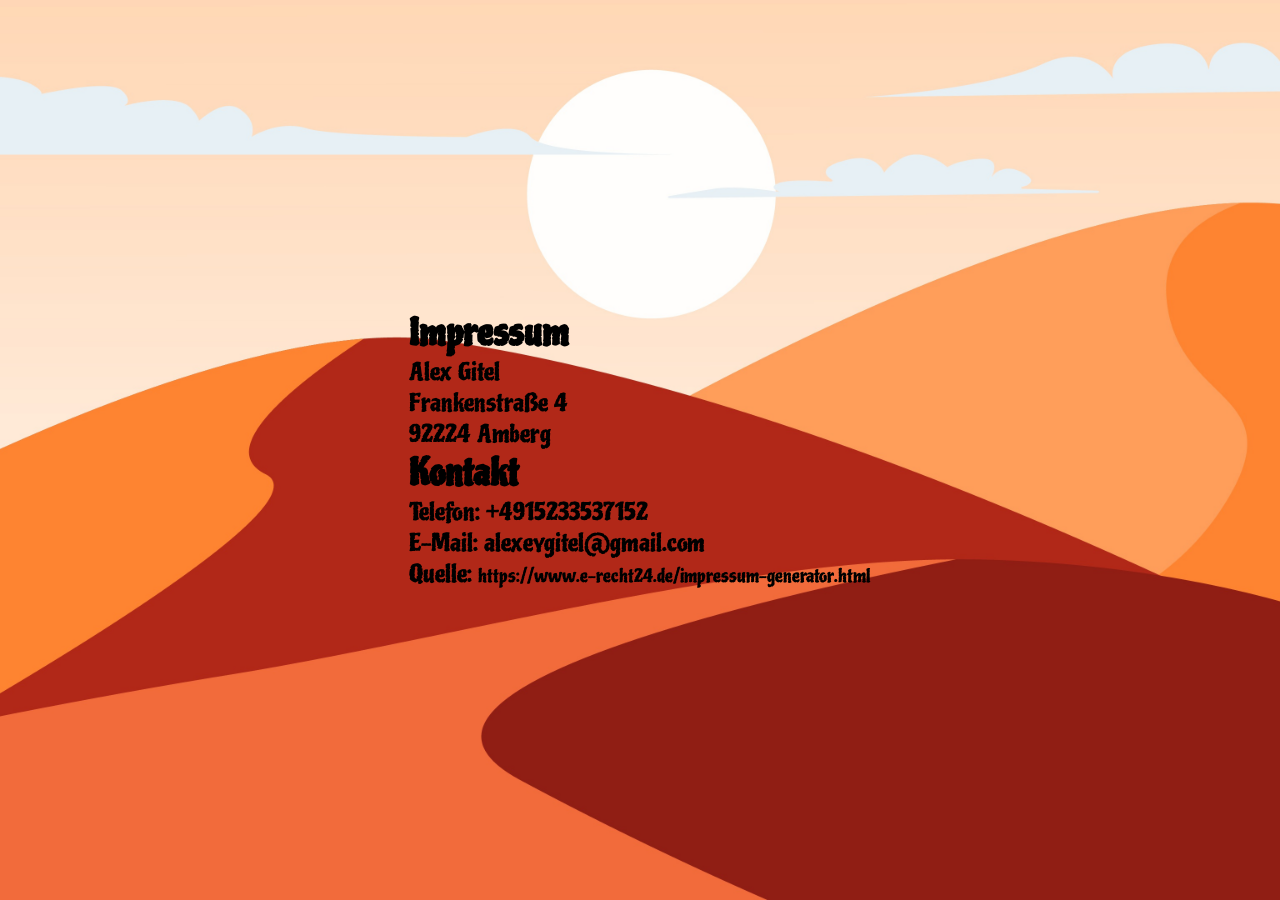
<file: imprint.html>
<!DOCTYPE html>
<html lang="en" translate="no">

    <head>
        <meta charset="UTF-8">
        <meta name="viewport" content="width=device-width, initial-scale=1.0">
        
        <link rel="apple-touch-icon" sizes="180x180" href="assets/favicon/apple-touch-icon.png">
        <link rel="icon" type="image/png" sizes="32x32" href="assets/favicon/favicon-32x32.png">
        <link rel="icon" type="image/png" sizes="16x16" href="assets/favicon/favicon-16x16.png">
        <link rel="manifest" href="assets/favicon/site.webmanifest">

        <link rel="stylesheet" href="standard.css">
        <link rel="stylesheet" href="style.css">
        <link rel="stylesheet" href="assets/fonts/fonts.css">
        <title>Impressum</title>

    </head>

    <body>
        <div class="imprint-content">
            <h2>Impressum</h2>

            <p>Alex Gitel<br />
            Frankenstra&szlig;e 4<br />
            92224 Amberg</p>
            
            <h2>Kontakt</h2>
            <p>Telefon: +4915233537152<br />
            E-Mail: alexeygitel@gmail.com</p>
            
            <p>Quelle: <a class="imprint-link" href="https://www.e-recht24.de/impressum-generator.html">https://www.e-recht24.de/impressum-generator.html</a></p>
        </div>
    </body>
</html>
</file>
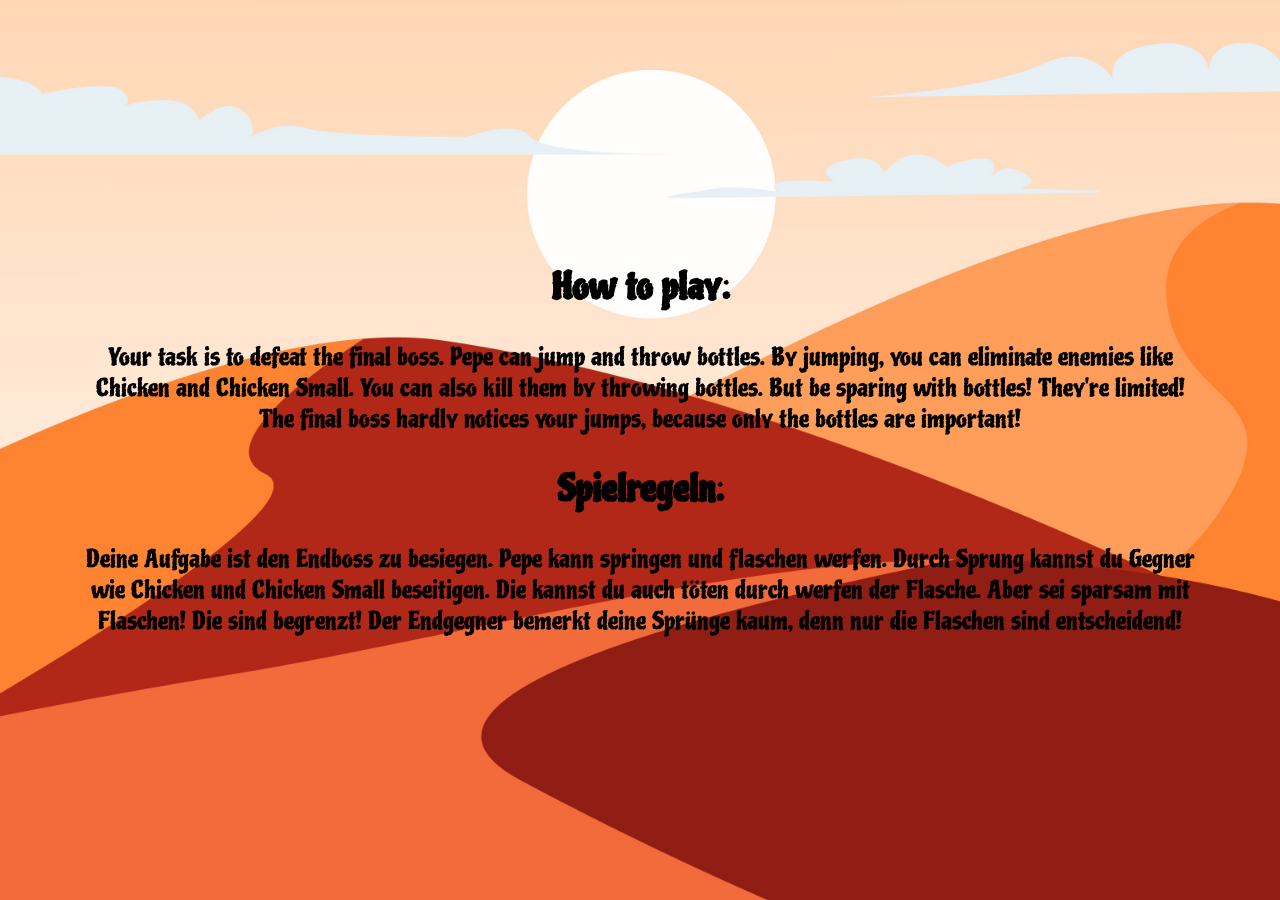
<file: play-rules.html>
<!DOCTYPE html>
<html lang="en" translate="no">

    <head>
        <meta charset="UTF-8">
        <meta name="viewport" content="width=device-width, initial-scale=1.0">
        
        <link rel="apple-touch-icon" sizes="180x180" href="assets/favicon/apple-touch-icon.png">
        <link rel="icon" type="image/png" sizes="32x32" href="assets/favicon/favicon-32x32.png">
        <link rel="icon" type="image/png" sizes="16x16" href="assets/favicon/favicon-16x16.png">
        <link rel="manifest" href="assets/favicon/site.webmanifest">

        <link rel="stylesheet" href="standard.css">
        <link rel="stylesheet" href="style.css">
        <link rel="stylesheet" href="assets/fonts/fonts.css">
        <title>Play Rules</title>

    </head>

    <body>

        <div class="landscape-warning">
            Please rotate your device to portrait mode.
            <br>
            <br>
            Bitte drehen Sie Ihr Gerät in den Hochformatmodus.
        </div>

        <div class="play-rules-main-div">
            <div class="play-rules-content">
                <h2>How to play:</h2>
                <br>
                <p>Your task is to defeat the final boss. Pepe can jump and throw bottles. 
                    By jumping, you can eliminate enemies like Chicken and Chicken Small. 
                    You can also kill them by throwing bottles. But be sparing with bottles! They're limited!
                    The final boss hardly notices your jumps, because only the bottles are important!</p>
                <br>
                <h2>Spielregeln:</h2>
                <br>
                    <p>Deine Aufgabe ist den Endboss zu besiegen. Pepe kann springen und flaschen werfen. 
                        Durch Sprung kannst du Gegner wie Chicken und Chicken Small beseitigen. 
                        Die kannst du auch töten durch werfen der Flasche. Aber sei sparsam mit Flaschen! Die sind begrenzt!
                        Der Endgegner bemerkt deine Sprünge kaum, denn nur die Flaschen sind entscheidend!</p>
            </div>
        </div>

    </body>
</html>
</file>
<file: standard.css>
* {
    margin: 0;
    font-family: 'Piedra', 'Open Sans', sans-serif;
}

.pointer {
    cursor: pointer;
}

.d-none {
    display: none !important;
}

a {
    text-decoration: none;
    color: black;
    padding: 0 0 23px 0;
    font-size: large;
}
</file>
<file: style.css>
body {
    display: flex;
    flex-direction: column;
    align-items: center;
    justify-content: center;
    background-image: url('assets/img/desert.png');
    background-position: center;
    background-repeat: no-repeat;
    background-size: cover;
    height: 100vh;
    overflow: hidden;
    touch-action: manipulation;
    user-select: none;
    -webkit-user-select: none;
    -webkit-touch-callout: none;
}

#checkOrientation {
    /* for landscape orientation on mobile devices */
    display: none;
    position: fixed;
    top: 0;
    left: 0;
    right: 0;
    bottom: 0;
    padding: 20px;
    background: rgba(0, 0, 0, 0.1);
    backdrop-filter: blur(6px);
    color: indigo;
    font-size: 27px;
    text-align: center;
    justify-content: center;
    align-items: center;
    z-index: 5;
}

.start-screen {
    display: flex;
    flex-direction: column;
    justify-content: space-between;
    align-items: center;
    position: absolute;
    z-index: 1;
    max-width: 992px;
    width: 100%;
    max-height: 540px;
    height: 100%;
    background-image: url('assets/img/9_intro_outro_screens/start/startscreen_1.png');
    background-position: center;
    background-repeat: no-repeat;
    background-size: contain;
}

.playBtn {
    background-color: transparent;
    font-size: large;
    border: 2px solid black;
    padding: 0px 5px;
    border-radius: 12px;
    display: inline-block;
}

.game-over-img {
    height: 100%;
    width: 100%;
}

.headline-mute-button-div {
    display: flex;
    justify-content: flex-end;
    max-width: 720px;
    width: 100%;
    gap: 180px;
    align-items: center;
}

h1 {
    letter-spacing: 3px;
    font-size: 40px;
    text-shadow: 4px 4px 2px rgba(0, 0, 0, 0.2);
}

canvas {
    /* importend for responsive*/
    display: block;
}

.controls-info-display {
    display: flex;
    justify-content: space-between;
    align-items: center;
    width: 80%;
    height: 50px;
    font-size: larger;
}

.btnInfo {
    display: flex;
    gap: 30px
}

.info-icons-div {
    display: flex;
    align-items: center;
    gap: 8px;
}

.speaker-icon {
    width: 35px;
    height: 35px;
}

.game-over-screen {
    position: fixed;
    aspect-ratio: 3 / 2;
    display: flex;
    justify-content: center;
    align-items: center;
    z-index: 3;
}

.game-over-screen-btns {
    display: flex;
    position: absolute;
    gap: 50px;
}

.restart-button {
    font-size: xxx-large;
    color: indigo;
}

.menu-button {
    font-size: xxx-large;
    color: indigo;
}

.mobile-overlay {
    display: flex;
    justify-content: center;
    align-items: center;
    width: 100%;
    height: 100%;
    position: absolute;
    z-index: 3;
}

.panels-container {
    display: flex;
    flex-direction: column;
    justify-content: space-between;
    width: 100%;
    height: 100%;
}

.panel-top {
    display: flex;
    justify-content: end;
    padding-right: 20px;
    padding-top: 10px;
    gap: 15px;
}

.panel-bottom {
    display: flex;
    justify-content: space-between;
    padding: 0 30px 25px;
}

.action-buttons {
    display: flex;
    align-items: center;
    gap: 20px;
}

#btnLeft,
#btnRight,
#btnJump,
#btnThrow {
    background-color: transparent;
    border: none;
}

.arrow-icon {
    width: 40px;
    height: 40px;
}

.bottle-icon {
    width: 38px;
    height: 38px;
    border-radius: 50%;
    border: silver solid 2px;
}

.div-as-button img {
    pointer-events: none;
}

.info-icon-bottle,
.info-icon-arrow {
    width: 25px;
    height: 25px;
}

.play-rules-main-div {
    display: flex;
    justify-content: center;
    align-items: center;
    overflow-x: hidden;
}

.imprint-rules-div {
    display: flex;
    gap: 60px;
}

.play-rules-content {
    display: flex;
    flex-direction: column;
    text-align: center;
    justify-content: center;
    max-width: 1920px;
    padding: 50px 80px;
    overflow-y: auto;
}

.imprint-content,
.play-rules-content {
    font-size: xx-large;
}

.imprint-link {
    font-size: 50px;
    padding: 0;
}

@media (max-width: 1920px) {

    .imprint-content,
    .play-rules-content {
        font-size: x-large;
    }

    .imprint-link {
        font-size: large;
    }

    .restart-button,
    .menu-button {
        font-size: xx-large;
    }
}

@media (max-width: 1400px) {
    .controls-info-display {
        display: none;
    }

    .controls-info-mobile {
        height: 50px;
        font-size: smaller;
        display: flex !important;
        align-items: center;
        width: 80%;
        justify-content: space-between;
    }

    #headline-mute-button-div {
        display: none;
    }

    .restart-button,
    .menu-button {
        font-size: larger;
    }
}

@media screen and (orientation: landscape) and (max-width: 1025px) {
    .play-rules-main-div {
        display: none;
    }

    .landscape-warning {
        display: flex;
        justify-content: center;
        align-items: center;
        height: 100vh;
        text-align: center;
        padding: 20px;
        font-size: large;
    }
}

@media screen and (orientation: portrait),
(min-width: 1026px) {
    .landscape-warning {
        display: none;
    }
}

@media (max-width: 992px) {
    .start-screen {
        max-height: 320px;
    }

    .playBtn {
        font-size: small;
    }

    .controls-info-mobile {
        font-size: xx-small;
        gap: 50px;
        width: fit-content;
        height: 80px;
    }

    a {
        font-size: small;
    }
}

/* Smartphone portrait */
@media only screen and (max-width: 720px) {

    canvas {
        width: 100%;
    }

    .imprint-content,
    .play-rules-content {
        text-align: center;
        font-size: medium;
    }

    .play-rules-content {
        padding: 0 40px 50px;
    }

    .imprint-link {
        font-size: smaller;
    }

    h2 {
        font-size: 26px;
    }
}

/* Smartphone landscape */
@media only screen and (max-height: 480px) {
    canvas {
        height: 100vh;
    }

    span {
        display: flex;
        align-items: center;
        gap: 8px;
    }
}

@media (max-width: 375px) {
    .play-rules-content {
        padding: 320px 40px 50px;
    }
}
</file>
<file: assets/fonts/fonts.css>
/* piedra-regular - latin */
@font-face {
    font-display: swap;
    /* Check https://developer.mozilla.org/en-US/docs/Web/CSS/@font-face/font-display for other options. */
    font-family: 'Piedra';
    font-style: normal;
    font-weight: 400;
    src: url('./piedra-v25-latin-regular.woff2');
    /* Chrome 36+, Opera 23+, Firefox 39+, Safari 12+, iOS 10+ */
}
</file>
